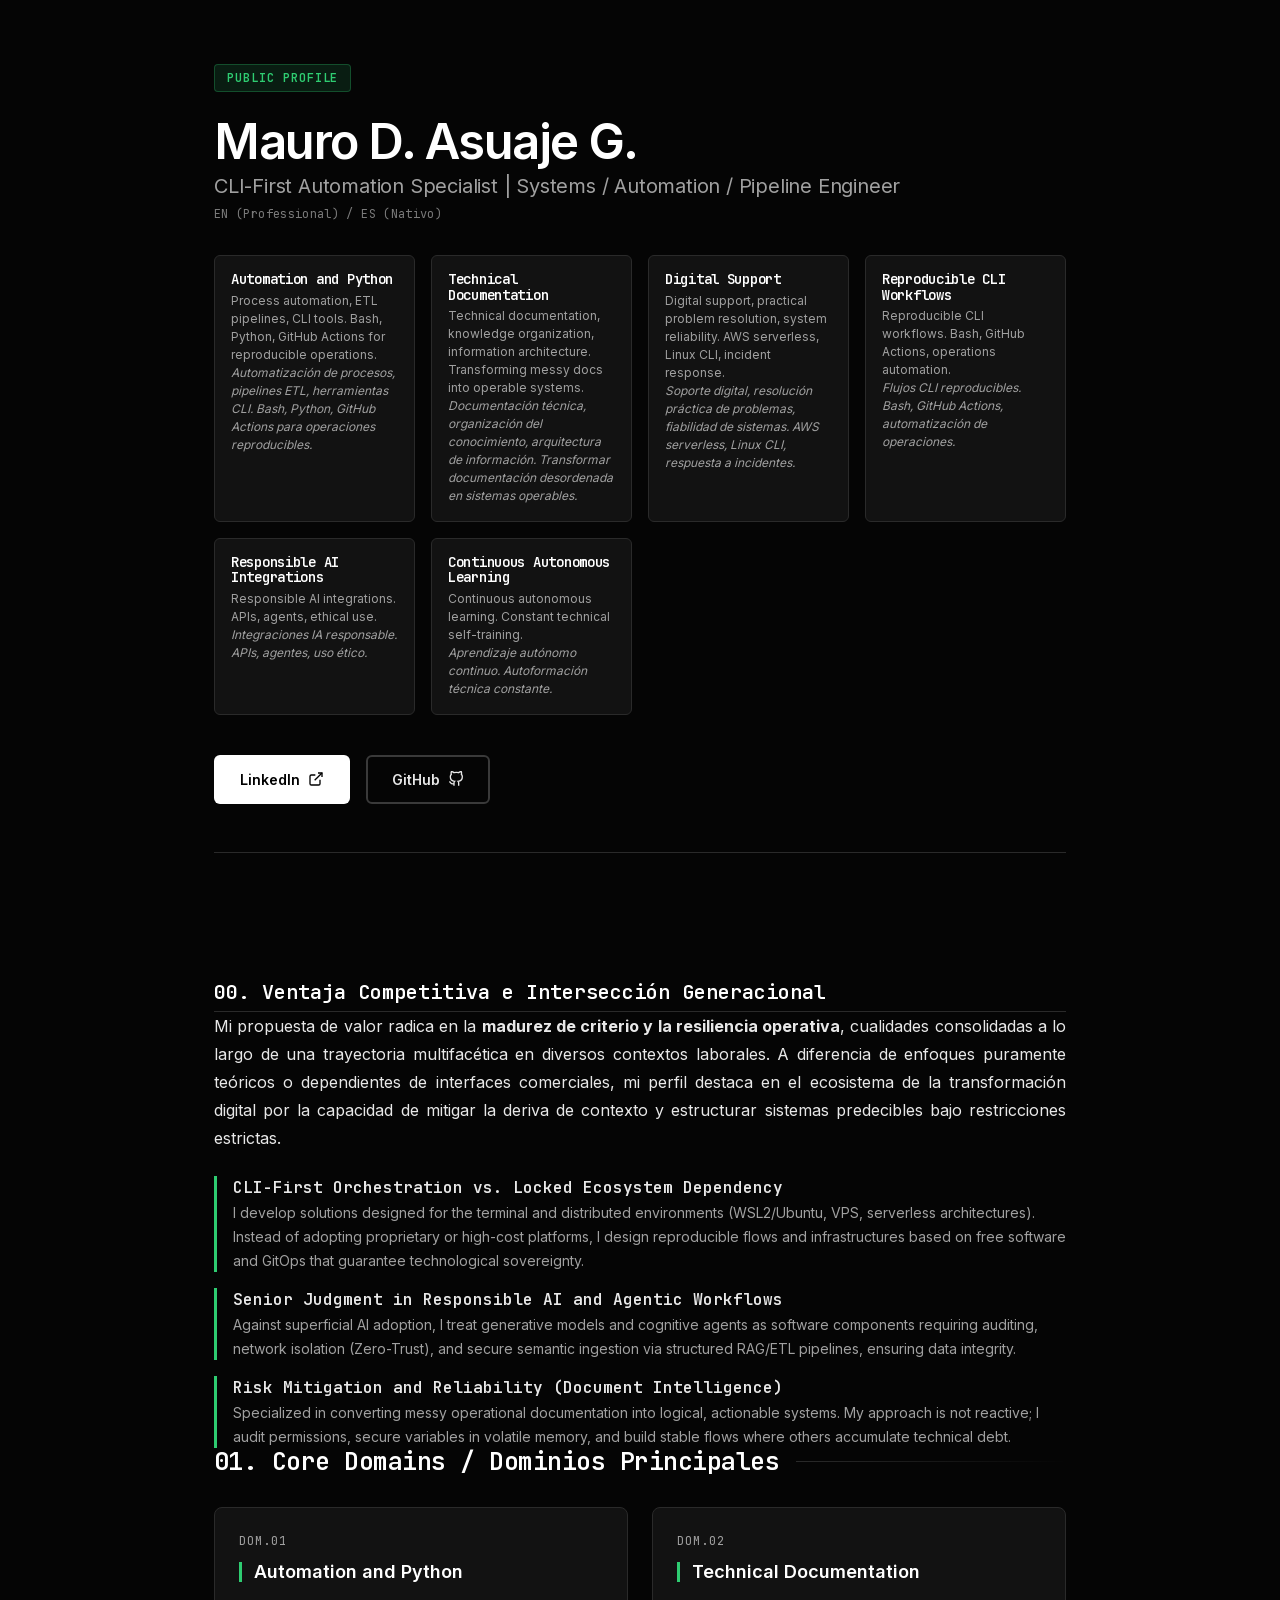
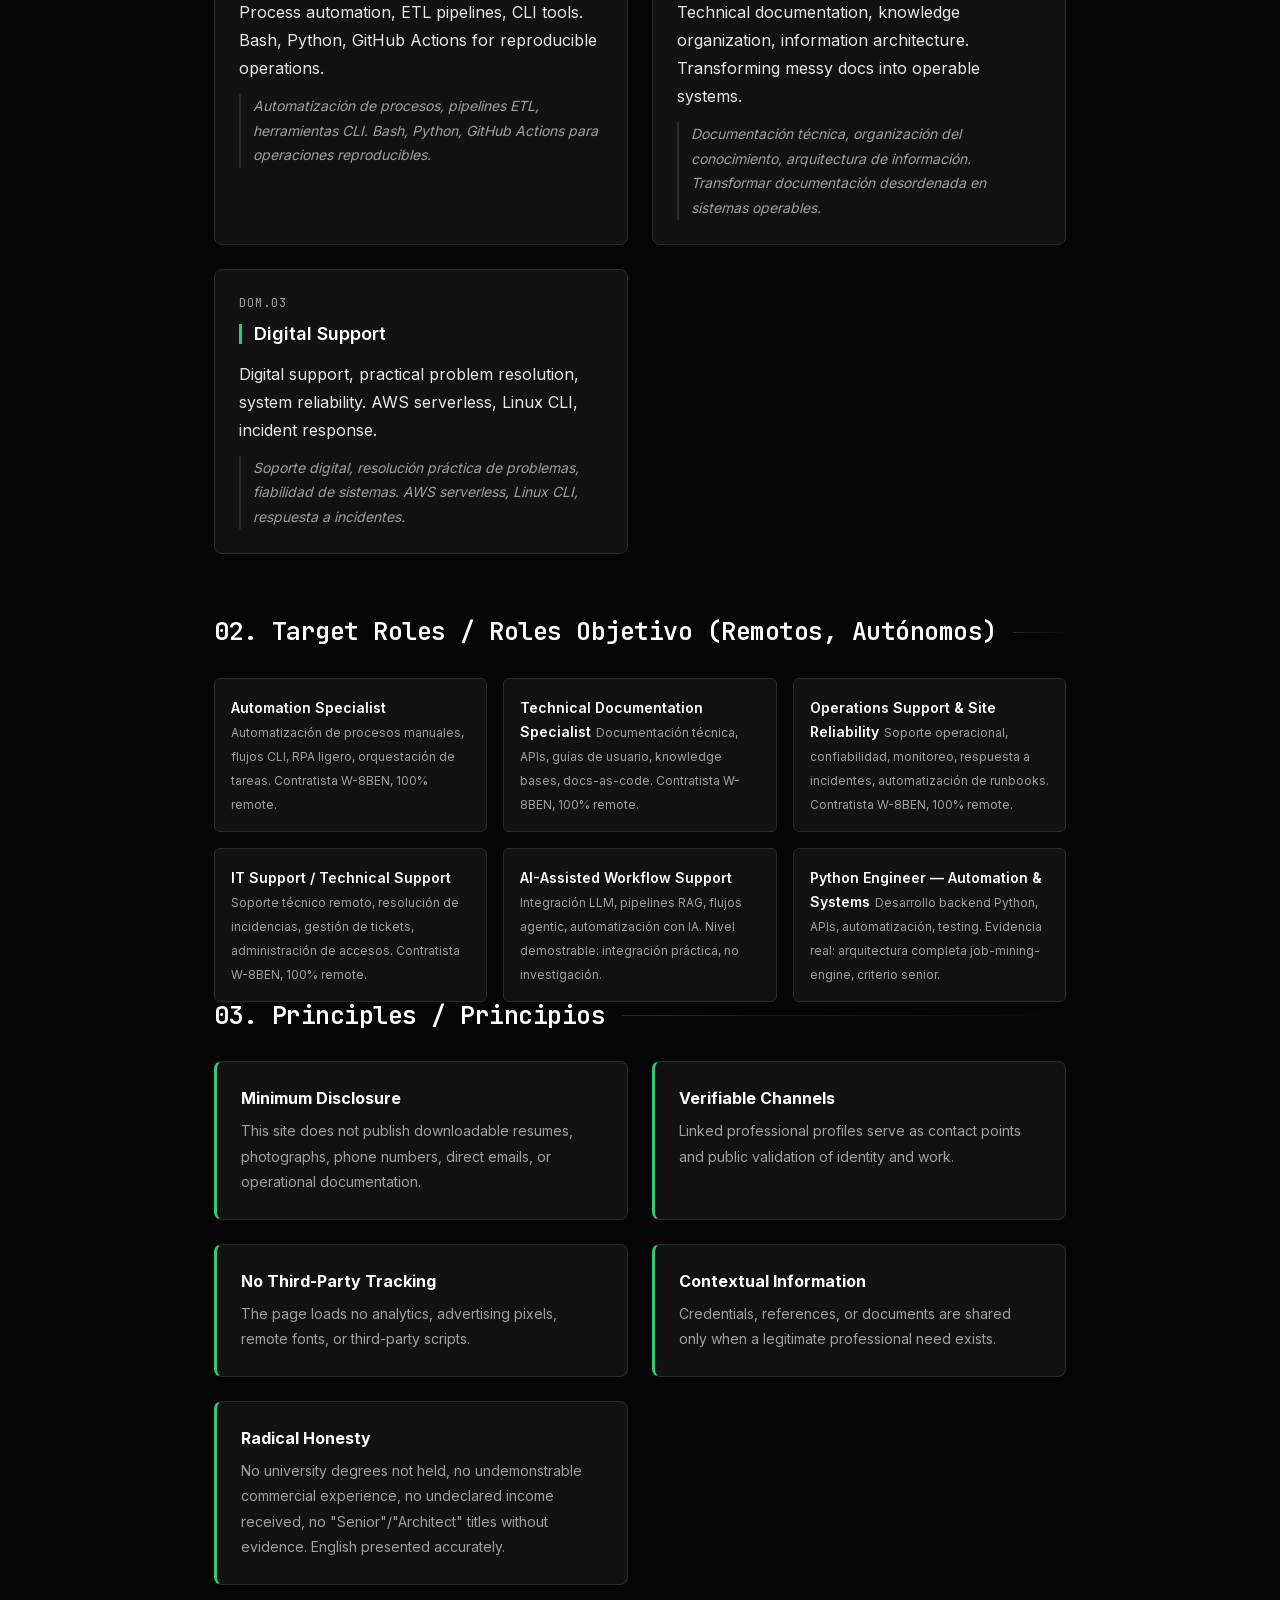
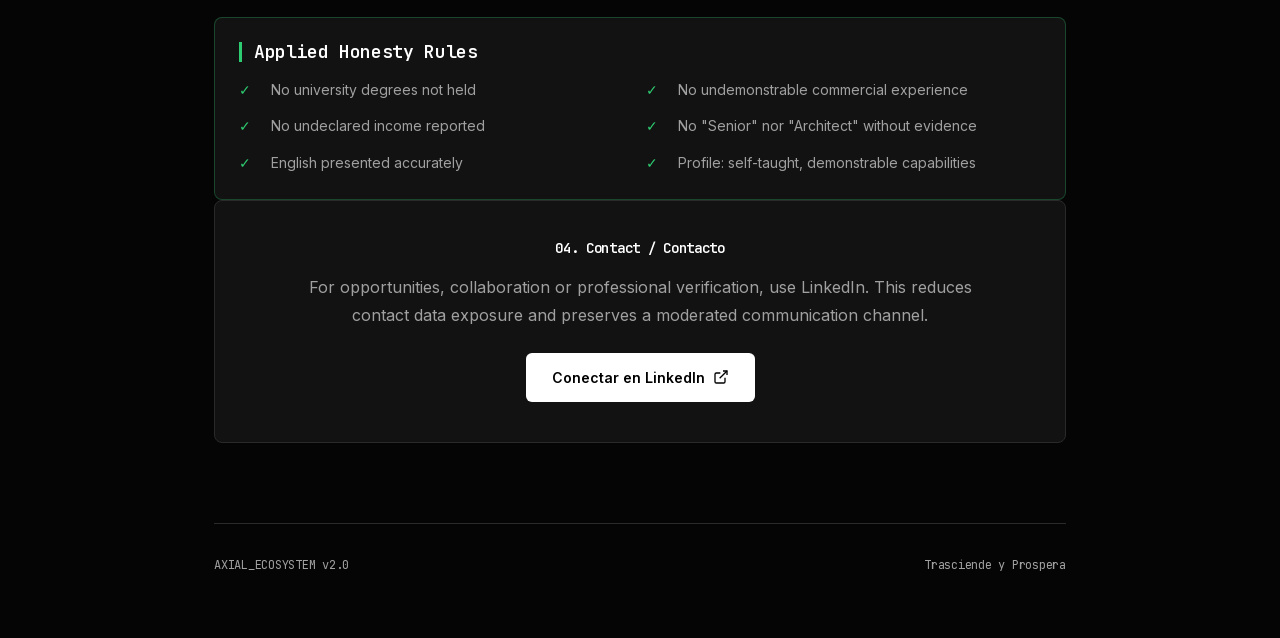
<file: index.html>
<!DOCTYPE html>
<html lang="es">
<head>
    <meta charset="UTF-8">
    <meta name="viewport" content="width=device-width, initial-scale=1.0">
    
    <!-- Canonical URL -->
    <link rel="canonical" href="https://mdasuaje.github.io/">
    
    <!-- SEO & Identity Meta Tags -->
    <title>Mauro D. Asuaje G. | Professional Profile</title>
    <meta name="description" content="Desarrollador Autodidacta especialista en Automatización. Convierto procesos manuales, documentación desordenada y flujos repetitivos en sistemas digitales simples, documentados y operables. Python, automatización, documentación técnica, soporte digital, flujos CLI, IA responsable.">
    <meta name="author" content="Mauro D. Asuaje G.">
    <meta name="robots" content="index, follow">
    
    <!-- OpenGraph / Social Media -->
    <meta property="og:title" content="Mauro D. Asuaje G. | Professional Profile">
    <meta property="og:description" content="Desarrollador Autodidacta especialista en Automatización. Sistemas digitales simples, documentados y operables.">
    <meta property="og:type" content="website">
    <meta property="og:url" content="https://mdasuaje.github.io/">
    <meta property="og:locale" content="es_ES">
    <meta property="og:locale:alternate" content="en_US">
    <meta name="twitter:card" content="summary">
    <meta name="twitter:title" content="Mauro D. Asuaje G. | Professional Profile">
    <meta name="twitter:description" content="Desarrollador Autodidacta especialista en Automatización. Python, automatización, documentación técnica, soporte digital, flujos CLI, IA responsable.">
    
    <!-- JSON-LD Schema -->
    <script type="application/ld+json">
    {
      "@context": "https://schema.org",
      "@type": "Person",
      "name": "Mauro D. Asuaje G.",
      "jobTitle": "Self-taught Developer specialized in Automation. Python, Linux CLI, Bash, GitHub Actions, Technical Documentation, Digital Operations, Responsible AI Integrations.",
      "url": "https://mdasuaje.github.io/",
      "sameAs": [
        "https://linkedin.com/in/mdasuaje"
      ],
      "knowsAbout": [
        "Process Automation",
        "ETL Pipelines",
        "CLI Tools",
        "Technical Documentation",
        "Knowledge Organization",
        "Digital Support",
        "Reproducible CLI Workflows",
        "Bash",
        "GitHub Actions",
        "Responsible AI Integrations",
        "APIs",
        "Agents",
        "Ethical AI Use",
        "Continuous Autonomous Learning"
      ]
    }
    </script>
    
    <!-- Self-hosted fonts (Zero-Trust: no external dependencies) -->
    <link rel="preload" as="font" type="font/woff2" crossorigin href="/fonts/Inter-Regular.woff2">
    <link rel="preload" as="font" type="font/woff2" crossorigin href="/fonts/Inter-Medium.woff2">
    <link rel="preload" as="font" type="font/woff2" crossorigin href="/fonts/Inter-SemiBold.woff2">
    <link rel="preload" as="font" type="font/woff2" crossorigin href="/fonts/Inter-Bold.woff2">
    <link rel="preload" as="font" type="font/woff2" crossorigin href="/fonts/JetBrainsMono-Regular.woff2">
    <link rel="preload" as="font" type="font/woff2" crossorigin href="/fonts/JetBrainsMono-Medium.woff2">
    <link rel="preload" as="font" type="font/woff2" crossorigin href="/fonts/JetBrainsMono-SemiBold.woff2">
    <link rel="stylesheet" href="/fonts/fonts.css">
    
    <style>
        /* ==========================================================================
           DESIGN SYSTEM — CSS Custom Properties
           ========================================================================== */
        :root {
            /* Color Palette — Dark mode first, refined contrast ratios */
            --color-bg-base: #050505;
            --color-bg-surface: #121212;
            --color-bg-surface-hover: #1a1a1a;
            --color-bg-surface-active: #222222;
            
            --color-text-primary: #e8e8e8;
            --color-text-secondary: #a0a0a0;
            --color-text-muted: #7a7a7a;
            --color-text-inverse: #050505;
            
            --color-accent-primary: #2ecc71;
            --color-accent-primary-hover: #27ae60;
            --color-accent-primary-dim: rgba(46, 204, 113, 0.12);
            --color-accent-primary-border: rgba(46, 204, 113, 0.28);
            
            --color-border-dim: #2a2a2a;
            --color-border-bright: #3a3a3a;
            
            --color-focus: #2ecc71;
            --color-focus-ring: rgba(46, 204, 113, 0.35);
            
            /* Typography Scale (Modular Scale 1.25) */
            --font-sans: 'Inter', system-ui, -apple-system, BlinkMacSystemFont, 'Segoe UI', Roboto, 'Helvetica Neue', Arial, sans-serif;
            --font-mono: 'JetBrains Mono', 'SF Mono', 'Fira Code', 'Fira Mono', Menlo, Consolas, monospace;
            
            --fs-xs: 0.75rem;    /* 12px */
            --fs-sm: 0.875rem;   /* 14px */
            --fs-base: 1rem;     /* 16px */
            --fs-lg: 1.125rem;   /* 18px */
            --fs-xl: 1.25rem;    /* 20px */
            --fs-2xl: 1.563rem;  /* 25px */
            --fs-3xl: 1.953rem;  /* 31px */
            --fs-4xl: 2.441rem;  /* 39px */
            --fs-5xl: 3.052rem;  /* 49px */
            
            --lh-tight: 1.1;
            --lh-normal: 1.5;
            --lh-relaxed: 1.75;
            
            /* Spacing System (8px base unit) */
            --space-1: 0.25rem;  /* 4px */
            --space-2: 0.5rem;   /* 8px */
            --space-3: 0.75rem;  /* 12px */
            --space-4: 1rem;     /* 16px */
            --space-5: 1.25rem;  /* 20px */
            --space-6: 1.5rem;   /* 24px */
            --space-8: 2rem;     /* 32px */
            --space-10: 2.5rem;  /* 40px */
            --space-12: 3rem;    /* 48px */
            --space-16: 4rem;    /* 64px */
            --space-20: 5rem;    /* 80px */
            
            /* Border Radius */
            --radius-sm: 4px;
            --radius-md: 6px;
            --radius-lg: 8px;
            --radius-full: 9999px;
            
            /* Shadows — layered depth */
            --shadow-sm: 0 1px 2px rgba(0, 0, 0, 0.3);
            --shadow-md: 0 4px 12px rgba(0, 0, 0, 0.4);
            --shadow-lg: 0 8px 32px rgba(0, 0, 0, 0.5);
            --shadow-focus: 0 0 0 3px var(--color-focus-ring);
            
            /* Transitions */
            --transition-fast: 150ms ease;
            --transition-normal: 250ms ease;
            --transition-slow: 350ms ease;
            
            /* Breakpoints */
            --bp-sm: 480px;
            --bp-md: 768px;
            --bp-lg: 1024px;
            
            /* Container */
            --container-max: 900px;
            --container-padding: var(--space-6);
        }
        
        /* Reduced Motion */
        @media (prefers-reduced-motion: reduce) {
            :root {
                --transition-fast: 0ms;
                --transition-normal: 0ms;
                --transition-slow: 0ms;
            }
            *, *::before, *::after {
                animation-duration: 0.01ms !important;
                animation-iteration-count: 1 !important;
                transition-duration: 0.01ms !important;
            }
        }
        
        /* ==========================================================================
           RESET & BASE
           ========================================================================== */
        *, *::before, *::after {
            box-sizing: border-box;
            margin: 0;
            padding: 0;
        }
        
        html {
            font-size: 16px;
            scroll-behavior: smooth;
            -webkit-text-size-adjust: 100%;
        }
        
        body {
            background-color: var(--color-bg-base);
            color: var(--color-text-primary);
            font-family: var(--font-sans);
            font-size: var(--fs-base);
            line-height: var(--lh-normal);
            margin: 0;
            padding: 0;
            -webkit-font-smoothing: antialiased;
            -moz-osx-font-smoothing: grayscale;
            text-rendering: optimizeLegibility;
        }
        
        /* Skip Link (Accessibility) */
        .skip-link {
            position: absolute;
            top: -100%;
            left: var(--space-4);
            background: var(--color-accent-primary);
            color: var(--color-text-inverse);
            padding: var(--space-2) var(--space-4);
            border-radius: var(--radius-md);
            font-weight: 600;
            font-size: var(--fs-sm);
            z-index: 10000;
            text-decoration: none;
            transition: top var(--transition-fast);
        }
        .skip-link:focus {
            top: var(--space-4);
            outline: none;
            box-shadow: var(--shadow-focus);
        }
        
        /* Focus Visible (Accessibility) */
        :focus-visible {
            outline: none;
            box-shadow: var(--shadow-focus);
            border-radius: var(--radius-sm);
        }
        
        ::selection {
            background-color: var(--color-accent-primary-dim);
            color: var(--color-accent-primary);
        }
        
        .container {
            max-width: var(--container-max);
            margin: 0 auto;
            padding: var(--space-16) var(--container-padding);
        }
        
        h1, h2, h3 { 
            font-weight: 600; 
            line-height: var(--lh-tight);
            color: #ffffff; 
        }
        
        .mono {
            font-family: var(--font-mono);
            font-size: var(--fs-sm);
            letter-spacing: -0.02em;
        }
        
        a {
            color: inherit;
            text-decoration: none;
            transition: color var(--transition-fast);
        }
        a:hover {
            color: var(--color-accent-primary);
        }
        
        /* ==========================================================================
           HERO SECTION
           ========================================================================== */
        .hero {
            margin-bottom: var(--space-20);
            border-bottom: 1px solid var(--color-border-dim);
            padding-bottom: var(--space-12);
            position: relative;
        }
        
        .hero-badge {
            display: inline-block;
            padding: var(--space-1) var(--space-3);
            background-color: var(--color-accent-primary-dim);
            color: var(--color-accent-primary);
            border: 1px solid var(--color-accent-primary-border);
            border-radius: var(--radius-sm);
            margin-bottom: var(--space-6);
            text-transform: uppercase;
            letter-spacing: 0.08em;
            font-size: var(--fs-xs);
            font-weight: 600;
        }
        
        .hero h1 { 
            font-size: var(--fs-5xl); 
            letter-spacing: -0.03em; 
            margin-bottom: var(--space-2); 
            line-height: 1.05;
        }
        .hero h2 { 
            font-size: var(--fs-xl); 
            font-weight: 400; 
            color: var(--color-text-secondary); 
            margin-bottom: var(--space-2); 
            letter-spacing: -0.01em;
        }
        .lang-tag { 
            font-size: var(--fs-xs); 
            color: var(--color-text-muted); 
            margin-bottom: var(--space-8); 
            display: block; 
            letter-spacing: 0.03em;
        }
        
        /* Capabilities Grid (replaces metrics) */
        .capabilities-grid { 
            display: grid; 
            grid-template-columns: repeat(auto-fit, minmax(200px, 1fr)); 
            gap: var(--space-4); 
            margin-bottom: var(--space-10); 
        }
        .capability { 
            display: flex; 
            flex-direction: column; 
            gap: var(--space-1);
            padding: var(--space-4);
            background-color: var(--color-bg-surface);
            border: 1px solid var(--color-border-dim);
            border-radius: var(--radius-md);
            transition: all var(--transition-normal);
        }
        .capability:hover { 
            background-color: var(--color-bg-surface-hover); 
            border-color: var(--color-accent-primary-border); 
        }
        .capability-name { 
            font-size: var(--fs-sm); 
            font-weight: 600; 
            color: #ffffff; 
            line-height: var(--lh-tight);
        }
        .capability-desc { 
            font-size: var(--fs-xs); 
            color: var(--color-text-secondary); 
            line-height: var(--lh-normal);
        }
        
        .cta-group {
            display: flex;
            flex-wrap: wrap;
            gap: var(--space-4);
            align-items: center;
        }
        
        .cta-btn {
            display: inline-flex;
            align-items: center;
            gap: var(--space-2);
            background-color: #ffffff;
            color: #000000;
            padding: var(--space-3) var(--space-6);
            text-decoration: none;
            font-weight: 600;
            font-size: var(--fs-sm);
            border-radius: var(--radius-md);
            transition: all var(--transition-normal);
            border: 2px solid transparent;
        }
        .cta-btn:hover { 
            background-color: var(--color-accent-primary); 
            color: #000; 
            transform: translateY(-1px);
            box-shadow: var(--shadow-md);
        }
        .cta-btn:active {
            transform: translateY(0);
        }
        .cta-btn:focus-visible {
            box-shadow: var(--shadow-focus);
        }
        
        .cta-btn.secondary {
            background-color: transparent;
            color: var(--color-text-primary);
            border-color: var(--color-border-bright);
        }
        .cta-btn.secondary:hover {
            background-color: var(--color-bg-surface-hover);
            border-color: var(--color-accent-primary);
            color: var(--color-accent-primary);
        }
        
        .cta-btn svg {
            width: 16px;
            height: 16px;
            flex-shrink: 0;
        }
        
        /* ==========================================================================
           SECTIONS & CARDS
           ========================================================================== */
        .section-header { 
            font-size: var(--fs-2xl); 
            margin-bottom: var(--space-8); 
            display: flex; 
            align-items: center; 
            gap: var(--space-4); 
        }
        .section-header::after { 
            content: ""; 
            height: 1px; 
            flex-grow: 1; 
            background: linear-gradient(90deg, var(--color-border-dim) 0%, transparent 100%);
        }
        
        .grid { 
            display: grid; 
            grid-template-columns: repeat(auto-fit, minmax(280px, 1fr)); 
            gap: var(--space-6); 
            margin-bottom: var(--space-16); 
        }
        
        .card { 
            background-color: var(--color-bg-surface); 
            border: 1px solid var(--color-border-dim); 
            border-radius: var(--radius-lg); 
            padding: var(--space-6); 
            transition: all var(--transition-normal); 
            position: relative; 
        }
        .card:hover { 
            background-color: var(--color-bg-surface-hover); 
            border-color: var(--color-accent-primary-border); 
            transform: translateY(-2px); 
            box-shadow: var(--shadow-lg); 
        }
        .card:focus-within {
            border-color: var(--color-accent-primary);
            box-shadow: var(--shadow-focus);
        }
        
        .card-id { 
            color: var(--color-text-secondary); 
            margin-bottom: var(--space-3); 
            display: block; 
            font-size: var(--fs-xs);
            text-transform: uppercase;
            letter-spacing: 0.08em;
        }
        .card h3 { 
            font-size: var(--fs-lg); 
            margin-bottom: var(--space-4); 
            padding-left: var(--space-3); 
            border-left: 3px solid var(--color-accent-primary);
        }
        
        .bilingual-text { 
            display: flex; 
            flex-direction: column; 
            gap: var(--space-3); 
        }
        .en-text { 
            color: var(--color-text-primary); 
            font-size: var(--fs-base); 
            margin: 0; 
            line-height: var(--lh-relaxed);
        }
        .es-text { 
            color: var(--color-text-secondary); 
            font-size: var(--fs-sm); 
            margin: 0; 
            font-style: italic; 
            border-left: 2px solid var(--color-border-dim); 
            padding-left: var(--space-3);
            line-height: var(--lh-relaxed);
        }
        
        /* Target Roles */
        .roles-grid { 
            display: grid; 
            grid-template-columns: repeat(auto-fit, minmax(240px, 1fr)); 
            gap: var(--space-4); 
            margin-top: var(--space-8);
        }
        .role-card {
            background-color: var(--color-bg-surface);
            border: 1px solid var(--color-border-dim);
            border-radius: var(--radius-md);
            padding: var(--space-4);
            transition: all var(--transition-normal);
        }
        .role-card:hover {
            background-color: var(--color-bg-surface-hover);
            border-color: var(--color-accent-primary-border);
        }
        .role-title {
            font-weight: 600;
            font-size: var(--fs-sm);
            color: #ffffff;
            margin-bottom: var(--space-2);
        }
        .role-desc {
            font-size: var(--fs-xs);
            color: var(--color-text-secondary);
            line-height: var(--lh-normal);
        }
        
        /* ==========================================================================
           PRINCIPLES SECTION
           ========================================================================== */
        .principles {
            display: grid;
            grid-template-columns: repeat(auto-fit, minmax(300px, 1fr));
            gap: var(--space-6);
            margin-top: var(--space-8);
        }
        
        .principle {
            background-color: var(--color-bg-surface);
            border: 1px solid var(--color-border-dim);
            border-left: 3px solid var(--color-accent-primary);
            border-radius: var(--radius-lg);
            padding: var(--space-6);
            transition: all var(--transition-normal);
        }
        .principle:hover {
            border-left-color: var(--color-accent-primary-hover);
            background-color: var(--color-bg-surface-hover);
            transform: translateX(4px);
        }
        .principle strong {
            display: block;
            margin-bottom: var(--space-2);
            font-size: var(--fs-base);
            color: #ffffff;
        }
        .principle span {
            color: var(--color-text-secondary);
            font-size: var(--fs-sm);
            line-height: var(--lh-relaxed);
        }
        
        /* ==========================================================================
           HONESTY NOTICE
           ========================================================================== */
        .honesty-notice {
            background-color: var(--color-bg-surface);
            border: 1px solid var(--color-accent-primary-border);
            border-radius: var(--radius-lg);
            padding: var(--space-6);
            margin-top: var(--space-8);
        }
        .honesty-notice h3 {
            font-size: var(--fs-lg);
            margin-bottom: var(--space-4);
            padding-left: var(--space-3);
            border-left: 3px solid var(--color-accent-primary);
        }
        .honesty-list {
            list-style: none;
            display: grid;
            grid-template-columns: repeat(auto-fit, minmax(280px, 1fr));
            gap: var(--space-3);
        }
        .honesty-list li {
            font-size: var(--fs-sm);
            color: var(--color-text-secondary);
            line-height: var(--lh-relaxed);
            padding-left: var(--space-8);
            position: relative;
        }
        .honesty-list li::before {
            content: "✓";
            position: absolute;
            left: 0;
            color: var(--color-accent-primary);
            font-weight: 600;
        }
        
        /* ==========================================================================
           CONTACT SECTION
           ========================================================================== */
        .contact {
            background-color: var(--color-bg-surface);
            border: 1px solid var(--color-border-dim);
            border-radius: var(--radius-lg);
            padding: var(--space-10);
            text-align: center;
        }
        .contact h2 {
            margin-bottom: var(--space-4);
        }
        .contact p {
            color: var(--color-text-secondary);
            max-width: 42rem;
            margin: 0 auto var(--space-6);
            font-size: var(--fs-base);
            line-height: var(--lh-relaxed);
        }
        
        /* ==========================================================================
           FOOTER
           ========================================================================== */
        footer { 
            margin-top: var(--space-20); 
            padding-top: var(--space-8); 
            border-top: 1px solid var(--color-border-dim); 
            color: var(--color-text-secondary); 
            display: flex; 
            justify-content: space-between; 
            align-items: center; 
            flex-wrap: wrap; 
            gap: var(--space-4); 
            font-size: var(--fs-sm);
        }
        footer .mono {
            font-size: var(--fs-xs);
        }
        
        /* ==========================================================================
           RESPONSIVE
           ========================================================================== */
        @media (max-width: 768px) {
            :root {
                --fs-5xl: 2.5rem;
                --fs-4xl: 2rem;
                --fs-3xl: 1.5rem;
                --fs-2xl: 1.25rem;
            }
            .container { 
                padding: var(--space-10) var(--space-4); 
            }
            .capabilities-grid { 
                grid-template-columns: repeat(auto-fit, minmax(160px, 1fr)); 
            }
            .grid { 
                grid-template-columns: 1fr; 
            }
            .principles {
                grid-template-columns: 1fr;
            }
            .roles-grid {
                grid-template-columns: 1fr;
            }
            footer { 
                flex-direction: column; 
                text-align: center; 
            }
        }
        
        @media (max-width: 480px) {
            .hero h1 { font-size: var(--fs-4xl); }
            .hero h2 { font-size: var(--fs-lg); }
            .cta-btn { 
                width: 100%; 
                justify-content: center; 
            }
            .cta-group {
                flex-direction: column;
                width: 100%;
            }
            .cta-group .cta-btn {
                width: 100%;
            }
            .capabilities-grid {
                grid-template-columns: 1fr;
            }
        }
        
        /* ==========================================================================
           PRINT STYLES
           ========================================================================== */
        @media print {
            .hero-badge, .cta-btn, .cta-group, .capabilities-grid, .lang-tag, .skip-link {
                display: none;
            }
            body {
                background: white;
                color: black;
                font-size: 12pt;
                line-height: 1.6;
            }
            .container {
                max-width: none;
                padding: 0;
            }
            .card {
                break-inside: avoid;
                border: 1px solid #ccc;
                box-shadow: none;
                background: white;
            }
            .principle {
                break-inside: avoid;
                border: 1px solid #ccc;
                background: #fafafa;
            }
            .role-card {
                break-inside: avoid;
                border: 1px solid #ccc;
                background: white;
            }
            .contact {
                border: 1px solid #ccc;
                background: white;
            }
            .honesty-notice {
                border: 1px solid #ccc;
                background: white;
            }
            h1, h2, h3 { color: black; }
            .card h3 { border-left-color: #333; }
            .principle { border-left-color: #333; }
            .honesty-notice h3 { border-left-color: #333; }
            a { text-decoration: none; color: black; }
            .en-text { color: black; }
            .es-text { color: #555; }
        }
    </style>
</head>
<body>
    <!-- Skip Link (Accessibility) -->
    <a href="#main-content" class="skip-link">Saltar al contenido principal</a>
    
    <div class="container">
        <!-- HERO SECTION -->
        <header class="hero">
            <span class="hero-badge mono">PUBLIC PROFILE</span>
            <h1>Mauro D. Asuaje G.</h1>
            <h2>CLI-First Automation Specialist | Systems / Automation / Pipeline Engineer</h2>
            <span class="lang-tag mono">EN (Professional) / ES (Nativo)</span>
            
            <div class="capabilities-grid">
                <article class="capability">
                    <span class="capability-name mono">Automation and Python</span>
                    <span class="capability-desc">
                      <span lang="en">Process automation, ETL pipelines, CLI tools. Bash, Python, GitHub Actions for reproducible operations.</span><br>
                      <span lang="es" style="font-style: italic;">Automatización de procesos, pipelines ETL, herramientas CLI. Bash, Python, GitHub Actions para operaciones reproducibles.</span>
                    </span>
                </article>
                <article class="capability">
                    <span class="capability-name mono">Technical Documentation</span>
                    <span class="capability-desc">
                      <span lang="en">Technical documentation, knowledge organization, information architecture. Transforming messy docs into operable systems.</span><br>
                      <span lang="es" style="font-style: italic;">Documentación técnica, organización del conocimiento, arquitectura de información. Transformar documentación desordenada en sistemas operables.</span>
                    </span>
                </article>
                <article class="capability">
                    <span class="capability-name mono">Digital Support</span>
                    <span class="capability-desc">
                      <span lang="en">Digital support, practical problem resolution, system reliability. AWS serverless, Linux CLI, incident response.</span><br>
                      <span lang="es" style="font-style: italic;">Soporte digital, resolución práctica de problemas, fiabilidad de sistemas. AWS serverless, Linux CLI, respuesta a incidentes.</span>
                    </span>
                </article>
                <article class="capability">
                    <span class="capability-name mono">Reproducible CLI Workflows</span>
                    <span class="capability-desc">
                      <span lang="en">Reproducible CLI workflows. Bash, GitHub Actions, operations automation.</span><br>
                      <span lang="es" style="font-style: italic;">Flujos CLI reproducibles. Bash, GitHub Actions, automatización de operaciones.</span>
                    </span>
                </article>
                <article class="capability">
                    <span class="capability-name mono">Responsible AI Integrations</span>
                    <span class="capability-desc">
                      <span lang="en">Responsible AI integrations. APIs, agents, ethical use.</span><br>
                      <span lang="es" style="font-style: italic;">Integraciones IA responsable. APIs, agentes, uso ético.</span>
                    </span>
                </article>
                <article class="capability">
                    <span class="capability-name mono">Continuous Autonomous Learning</span>
                    <span class="capability-desc">
                      <span lang="en">Continuous autonomous learning. Constant technical self-training.</span><br>
                      <span lang="es" style="font-style: italic;">Aprendizaje autónomo continuo. Autoformación técnica constante.</span>
                    </span>
                </article>
            </div>
    
            <div class="cta-group">
                <a class="cta-btn" href="https://www.linkedin.com/in/mdasuaje" target="_blank" rel="me noopener noreferrer" aria-label="Ver perfil en LinkedIn">
                    LinkedIn
                    <svg viewBox="0 0 24 24" fill="none" stroke="currentColor" stroke-width="2" aria-hidden="true">
                        <path d="M18 13v6a2 2 0 0 1-2 2H5a2 2 0 0 1-2-2V8a2 2 0 0 1 2-2h6"/>
                        <polyline points="15 3 21 3 21 9"/>
                        <line x1="10" y1="14" x2="21" y2="3"/>
                    </svg>
                </a>
                <a class="cta-btn secondary" href="https://github.com/mdasuaje/mdasuaje.github.io" target="_blank" rel="me noopener noreferrer" aria-label="Ver repositorio público en GitHub">
                    GitHub
                    <svg viewBox="0 0 24 24" fill="none" stroke="currentColor" stroke-width="2" aria-hidden="true">
                        <path d="M9 19c-5 1.5-5-2.5-7-3m14 6v-3.87a3.37 3.37 0 0 0-.94-2.61c3.14-.35 6.44-1.54 6.44-7A5.44 5.44 0 0 0 20 4.77 5.07 5.07 0 0 0 19.91 1S18.73.65 16 2.48a13.38 13.38 0 0 0-7 0C6.27.65 5.09 1 5.09 1A5.07 5.07 0 0 0 5 4.77a5.44 5.44 0 0 0-1.5 3.78c0 5.42 3.3 6.61 6.44 7A3.37 3.37 0 0 0 9 18.13V22"/>
                    </svg>
                </a>
            </div>
        </header>

        <!-- CORE DOMAINS -->
        <main id="main-content">
            <!-- SECCIÓN: PROPUESTA DE VALOR INTEGRAL (DIFERENCIACIÓN Y MADUREZ OPERATIVA) -->
            <section id="value-proposition" aria-labelledby="val-title" style="margin-top: calc(var(--space-8) * 4);">
              <h2 id="val-title" style="font-family: var(--font-mono); font-size: var(--fs-xl); border-bottom: 1px solid var(--color-border-dim); padding-bottom: var(--space-2);">
                00. Ventaja Competitiva e Intersección Generacional
              </h2>
              
              <p style="line-height: var(--lh-relaxed); text-align: justify; margin-bottom: var(--space-6);">
                Mi propuesta de valor radica en la <strong>madurez de criterio y la resiliencia operativa</strong>, cualidades consolidadas a lo largo de una trayectoria multifacética en diversos contextos laborales. A diferencia de enfoques puramente teóricos o dependientes de interfaces comerciales, mi perfil destaca en el ecosistema de la transformación digital por la capacidad de mitigar la deriva de contexto y estructurar sistemas predecibles bajo restricciones estrictas.
              </p>

              <div style="display: flex; flex-direction: column; gap: var(--space-4);">
                
                <div style="border-left: 3px solid var(--color-accent-primary); padding-left: var(--space-4);">
                  <strong style="font-family: var(--font-mono); display: block;">CLI-First Orchestration vs. Locked Ecosystem Dependency</strong>
                  <span style="font-size: var(--fs-sm); color: var(--color-text-secondary);">
                    I develop solutions designed for the terminal and distributed environments (WSL2/Ubuntu, VPS, serverless architectures). Instead of adopting proprietary or high-cost platforms, I design reproducible flows and infrastructures based on free software and GitOps that guarantee technological sovereignty.
                  </span>
                </div>

                <div style="border-left: 3px solid var(--color-accent-primary); padding-left: var(--space-4);">
                  <strong style="font-family: var(--font-mono); display: block;">Senior Judgment in Responsible AI and Agentic Workflows</strong>
                  <span style="font-size: var(--fs-sm); color: var(--color-text-secondary);">
                    Against superficial AI adoption, I treat generative models and cognitive agents as software components requiring auditing, network isolation (Zero-Trust), and secure semantic ingestion via structured RAG/ETL pipelines, ensuring data integrity.
                  </span>
                </div>

                <div style="border-left: 3px solid var(--color-accent-primary); padding-left: var(--space-4);">
                  <strong style="font-family: var(--font-mono); display: block;">Risk Mitigation and Reliability (Document Intelligence)</strong>
                  <span style="font-size: var(--fs-sm); color: var(--color-text-secondary);">
                    Specialized in converting messy operational documentation into logical, actionable systems. My approach is not reactive; I audit permissions, secure variables in volatile memory, and build stable flows where others accumulate technical debt.
                  </span>
                </div>

              </div>
            </section>

            <section aria-labelledby="domains-heading">
                <h2 id="domains-heading" class="section-header mono">01. Core Domains / Dominios Principales</h2>
                <div class="grid">
                    <!-- DOM.01 -->
                    <article class="card">
                        <span class="card-id mono">DOM.01</span>
                        <h3>Automation and Python</h3>
                        <div class="bilingual-text">
                            <p class="en-text" lang="en">Process automation, ETL pipelines, CLI tools. Bash, Python, GitHub Actions for reproducible operations.</p>
                            <p class="es-text" lang="es">Automatización de procesos, pipelines ETL, herramientas CLI. Bash, Python, GitHub Actions para operaciones reproducibles.</p>
                        </div>
                    </article>
    
                    <!-- DOM.02 -->
                    <article class="card">
                        <span class="card-id mono">DOM.02</span>
                        <h3>Technical Documentation</h3>
                        <div class="bilingual-text">
                            <p class="en-text" lang="en">Technical documentation, knowledge organization, information architecture. Transforming messy docs into operable systems.</p>
                            <p class="es-text" lang="es">Documentación técnica, organización del conocimiento, arquitectura de información. Transformar documentación desordenada en sistemas operables.</p>
                        </div>
                    </article>
    
                    <!-- DOM.03 -->
                    <article class="card">
                        <span class="card-id mono">DOM.03</span>
                        <h3>Digital Support</h3>
                        <div class="bilingual-text">
                            <p class="en-text" lang="en">Digital support, practical problem resolution, system reliability. AWS serverless, Linux CLI, incident response.</p>
                            <p class="es-text" lang="es">Soporte digital, resolución práctica de problemas, fiabilidad de sistemas. AWS serverless, Linux CLI, respuesta a incidentes.</p>
                        </div>
                    </article>
                </div>
            </section>
            
            <!-- TARGET ROLES -->
            <section aria-labelledby="roles-heading">
                <h2 id="roles-heading" class="section-header mono">02. Target Roles / Roles Objetivo (Remotos, Autónomos)</h2>
                <div class="roles-grid">
                    <article class="role-card">
                        <span class="role-title">Automation Specialist</span>
                        <span class="role-desc">Automatización de procesos manuales, flujos CLI, RPA ligero, orquestación de tareas. Contratista W-8BEN, 100% remote.</span>
                    </article>
                    <article class="role-card">
                        <span class="role-title">Technical Documentation Specialist</span>
                        <span class="role-desc">Documentación técnica, APIs, guías de usuario, knowledge bases, docs-as-code. Contratista W-8BEN, 100% remote.</span>
                    </article>
                    <article class="role-card">
                        <span class="role-title">Operations Support & Site Reliability</span>
                        <span class="role-desc">Soporte operacional, confiabilidad, monitoreo, respuesta a incidentes, automatización de runbooks. Contratista W-8BEN, 100% remote.</span>
                    </article>
                    <article class="role-card">
                        <span class="role-title">IT Support / Technical Support</span>
                        <span class="role-desc">Soporte técnico remoto, resolución de incidencias, gestión de tickets, administración de accesos. Contratista W-8BEN, 100% remote.</span>
                    </article>
                    <article class="role-card">
                        <span class="role-title">AI-Assisted Workflow Support</span>
                        <span class="role-desc">Integración LLM, pipelines RAG, flujos agentic, automatización con IA. Nivel demostrable: integración práctica, no investigación.</span>
                    </article>
                    <article class="role-card">
                        <span class="role-title">Python Engineer — Automation & Systems</span>
                        <span class="role-desc">Desarrollo backend Python, APIs, automatización, testing. Evidencia real: arquitectura completa job-mining-engine, criterio senior.</span>
                    </article>
                </div>
            </section>
            
            <!-- PRINCIPLES -->
            <section aria-labelledby="principles-heading">
                <h2 id="principles-heading" class="section-header mono">03. Principles / Principios</h2>
                <div class="principles">
                    <article class="principle">
                        <strong>Minimum Disclosure</strong>
                        <span>This site does not publish downloadable resumes, photographs, phone numbers, direct emails, or operational documentation.</span>
                    </article>
                    <article class="principle">
                        <strong>Verifiable Channels</strong>
                        <span>Linked professional profiles serve as contact points and public validation of identity and work.</span>
                    </article>
                    <article class="principle">
                        <strong>No Third-Party Tracking</strong>
                        <span>The page loads no analytics, advertising pixels, remote fonts, or third-party scripts.</span>
                    </article>
                    <article class="principle">
                        <strong>Contextual Information</strong>
                        <span>Credentials, references, or documents are shared only when a legitimate professional need exists.</span>
                    </article>
                    <article class="principle">
                        <strong>Radical Honesty</strong>
                        <span>No university degrees not held, no undemonstrable commercial experience, no undeclared income received, no "Senior"/"Architect" titles without evidence. English presented accurately.</span>
                    </article>
                </div>
            </section>
            
            <!-- HONESTY NOTICE -->
            <section aria-labelledby="honesty-heading">
                <div class="honesty-notice">
                    <h3 class="mono">Applied Honesty Rules</h3>
                    <ul class="honesty-list">
                        <li>No university degrees not held</li>
                        <li>No undemonstrable commercial experience</li>
                        <li>No undeclared income reported</li>
                        <li>No "Senior" nor "Architect" without evidence</li>
                        <li>English presented accurately</li>
                        <li>Profile: self-taught, demonstrable capabilities</li>
                    </ul>
                </div>
            </section>
            
            <!-- CONTACT -->
            <section aria-labelledby="contact-heading" class="contact">
                <h2 id="contact-heading" class="mono">04. Contact / Contacto</h2>
                <p>For opportunities, collaboration or professional verification, use LinkedIn. This reduces contact data exposure and preserves a moderated communication channel.</p>
                <div class="cta-group" style="justify-content: center;">
                    <a class="cta-btn" href="https://www.linkedin.com/in/mdasuaje" target="_blank" rel="me noopener noreferrer" aria-label="Enviar mensaje por LinkedIn">
                        Conectar en LinkedIn
                        <svg viewBox="0 0 24 24" fill="none" stroke="currentColor" stroke-width="2" aria-hidden="true">
                            <path d="M18 13v6a2 2 0 0 1-2 2H5a2 2 0 0 1-2-2V8a2 2 0 0 1 2-2h6"/>
                            <polyline points="15 3 21 3 21 9"/>
                            <line x1="10" y1="14" x2="21" y2="3"/>
                        </svg>
                    </a>
                </div>
            </section>
        </main>
    
        <!-- FOOTER -->
        <footer role="contentinfo">
            <span class="mono">AXIAL_ECOSYSTEM v2.0</span>
            <span class="mono">Trasciende y Prospera</span>
        </footer>
    </div>
</body>
</html>
</file>
<file: fonts/fonts.css>
/* ==========================================================================
   SELF-HOSTED FONTS — Zero external requests, zero tracking
   Inter (UI) + JetBrains Mono (code) — Latin subset (WOFF2)
   Source: Google Fonts (OFL licensed)
   ========================================================================== */

/* Inter — 400, 500, 600, 700 */
@font-face {
    font-family: 'Inter';
    font-style: normal;
    font-weight: 400;
    font-display: swap;
    src: url('./Inter-Regular.woff2') format('woff2');
    unicode-range: U+0000-00FF, U+0131, U+0152-0153, U+02BB-02BC, U+02C6, U+02DA, U+02DC, U+2000-206F, U+2074, U+20AC, U+2122, U+2191, U+2193, U+2212, U+2215, U+FEFF, U+FFFD;
}

@font-face {
    font-family: 'Inter';
    font-style: normal;
    font-weight: 500;
    font-display: swap;
    src: url('./Inter-Medium.woff2') format('woff2');
    unicode-range: U+0000-00FF, U+0131, U+0152-0153, U+02BB-02BC, U+02C6, U+02DA, U+02DC, U+2000-206F, U+2074, U+20AC, U+2122, U+2191, U+2193, U+2212, U+2215, U+FEFF, U+FFFD;
}

@font-face {
    font-family: 'Inter';
    font-style: normal;
    font-weight: 600;
    font-display: swap;
    src: url('./Inter-SemiBold.woff2') format('woff2');
    unicode-range: U+0000-00FF, U+0131, U+0152-0153, U+02BB-02BC, U+02C6, U+02DA, U+02DC, U+2000-206F, U+2074, U+20AC, U+2122, U+2191, U+2193, U+2212, U+2215, U+FEFF, U+FFFD;
}

@font-face {
    font-family: 'Inter';
    font-style: normal;
    font-weight: 700;
    font-display: swap;
    src: url('./Inter-Bold.woff2') format('woff2');
    unicode-range: U+0000-00FF, U+0131, U+0152-0153, U+02BB-02BC, U+02C6, U+02DA, U+02DC, U+2000-206F, U+2074, U+20AC, U+2122, U+2191, U+2193, U+2212, U+2215, U+FEFF, U+FFFD;
}

/* JetBrains Mono — 400, 500, 600 */
@font-face {
    font-family: 'JetBrains Mono';
    font-style: normal;
    font-weight: 400;
    font-display: swap;
    src: url('./JetBrainsMono-Regular.woff2') format('woff2');
    unicode-range: U+0000-00FF, U+0131, U+0152-0153, U+02BB-02BC, U+02C6, U+02DA, U+02DC, U+2000-206F, U+2074, U+20AC, U+2122, U+2191, U+2193, U+2212, U+2215, U+FEFF, U+FFFD;
}

@font-face {
    font-family: 'JetBrains Mono';
    font-style: normal;
    font-weight: 500;
    font-display: swap;
    src: url('./JetBrainsMono-Medium.woff2') format('woff2');
    unicode-range: U+0000-00FF, U+0131, U+0152-0153, U+02BB-02BC, U+02C6, U+02DA, U+02DC, U+2000-206F, U+2074, U+20AC, U+2122, U+2191, U+2193, U+2212, U+2215, U+FEFF, U+FFFD;
}

@font-face {
    font-family: 'JetBrains Mono';
    font-style: normal;
    font-weight: 600;
    font-display: swap;
    src: url('./JetBrainsMono-SemiBold.woff2') format('woff2');
    unicode-range: U+0000-00FF, U+0131, U+0152-0153, U+02BB-02BC, U+02C6, U+02DA, U+02DC, U+2000-206F, U+2074, U+20AC, U+2122, U+2191, U+2193, U+2212, U+2215, U+FEFF, U+FFFD;
}
</file>
